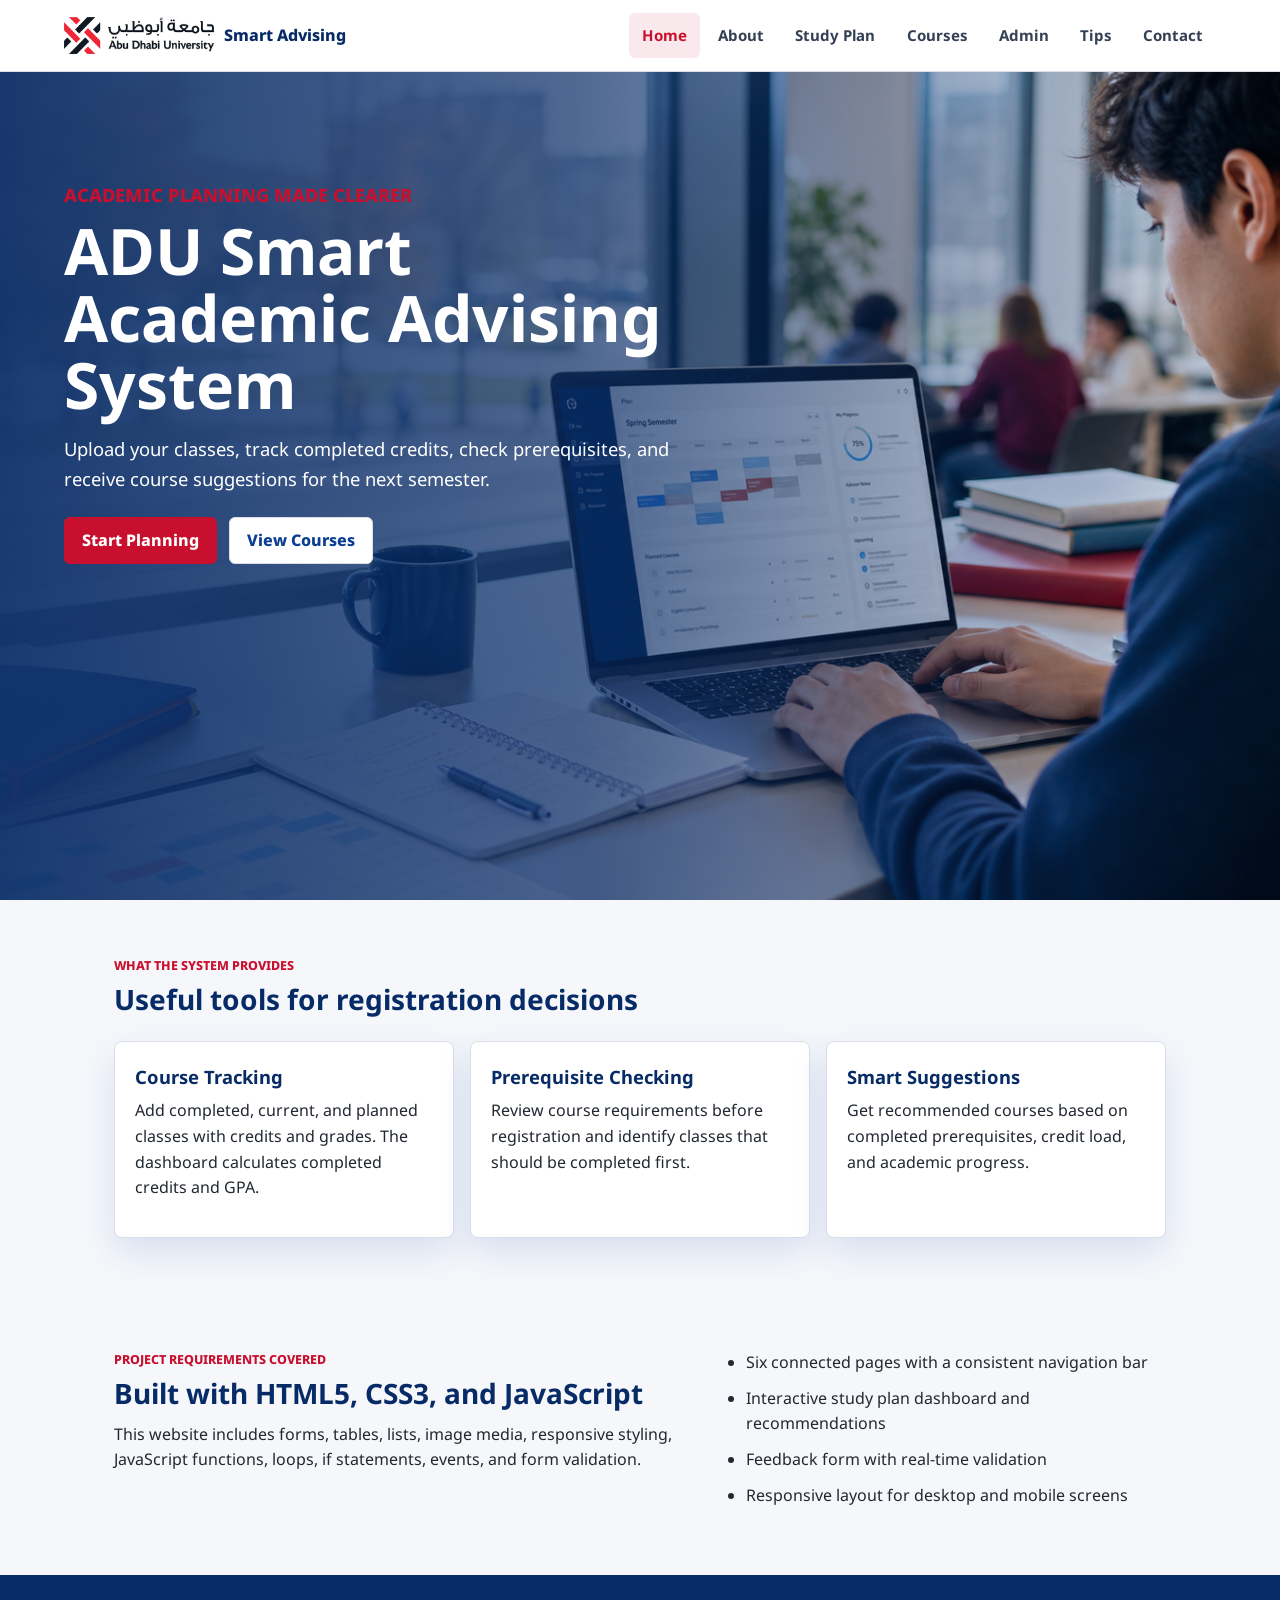
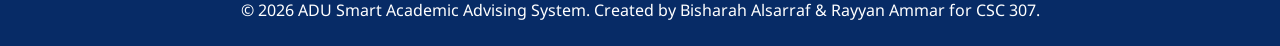
<file: webproject/index.html>
<!DOCTYPE html>
<html lang="en">
<head>
  <meta charset="UTF-8">
  <meta name="viewport" content="width=device-width, initial-scale=1.0">
  <title>ADU Smart Academic Advising System | Created by Bisharah Alsarraf & Rayyan Ammar </title>
  <link rel="preconnect" href="https://fonts.googleapis.com">
  <link rel="preconnect" href="https://fonts.gstatic.com" crossorigin>
  <link href="https://fonts.googleapis.com/css2?family=Noto+Sans:wght@400;600;700;800&display=swap" rel="stylesheet">
  <link rel="stylesheet" href="styles.css">
  <script src="script.js" defer></script>
</head>
<body data-page="home">
  <!-- Header and navigation created by Bisharah Alsarraf & Rayyan Ammar -->
  <header class="site-header">
    <a class="brand" href="index.html" aria-label="ADU Smart Academic Advising System home">
      <img class="brand-logo" src="assets/download.png" alt="Abu Dhabi University logo">
      <span>Smart Advising</span>
    </a>
    <button class="nav-toggle" type="button" aria-label="Open navigation" aria-expanded="false">Menu</button>
    <nav class="site-nav" aria-label="Main navigation">
      <a class="active" href="index.html">Home</a>
      <a href="about.html">About</a>
      <a href="study-plan.html">Study Plan</a>
      <a href="course-details.html">Courses</a>
      <a href="admin.html">Admin</a>
      <a href="tips.html">Tips</a>
      <a href="contact.html">Contact</a>
    </nav>
  </header>

  <main>
    <!-- Main hero section for the project home page -->
    <section class="hero">
      <img src="assets/academic-advising-hero.png" alt="Student planning university courses on a laptop">
      <div class="hero-overlay">
        <p class="eyebrow">Academic planning made clearer</p>
        <h1>ADU Smart Academic Advising System</h1>
        <p>Upload your classes, track completed credits, check prerequisites, and receive course suggestions for the next semester.</p>
        <div class="hero-actions">
          <a class="button primary" href="study-plan.html">Start Planning</a>
          <a class="button secondary" href="course-details.html">View Courses</a>
        </div>
      </div>
    </section>

    <!-- Website feature cards -->
    <section class="section">
      <div class="section-heading">
        <p class="eyebrow">What the system provides</p>
        <h2>Useful tools for registration decisions</h2>
      </div>
      <div class="feature-grid">
        <article class="feature-card">
          <h3>Course Tracking</h3>
          <p>Add completed, current, and planned classes with credits and grades. The dashboard calculates completed credits and GPA.</p>
        </article>
        <article class="feature-card">
          <h3>Prerequisite Checking</h3>
          <p>Review course requirements before registration and identify classes that should be completed first.</p>
        </article>
        <article class="feature-card">
          <h3>Smart Suggestions</h3>
          <p>Get recommended courses based on completed prerequisites, credit load, and academic progress.</p>
        </article>
      </div>
    </section>

    <!-- Simple checklist to show project requirements -->
    <section class="section split">
      <div>
        <p class="eyebrow">Project requirements covered</p>
        <h2>Built with HTML5, CSS3, and JavaScript</h2>
        <p>This website includes forms, tables, lists, image media, responsive styling, JavaScript functions, loops, if statements, events, and form validation.</p>
      </div>
      <ul class="check-list">
        <li>Six connected pages with a consistent navigation bar</li>
        <li>Interactive study plan dashboard and recommendations</li>
        <li>Feedback form with real-time validation</li>
        <li>Responsive layout for desktop and mobile screens</li>
      </ul>
    </section>
  </main>

  <footer class="site-footer">
    <p>&copy; 2026 ADU Smart Academic Advising System. Created by Bisharah Alsarraf & Rayyan Ammar for CSC 307.</p>
  </footer>
</body>
</html>
</file>
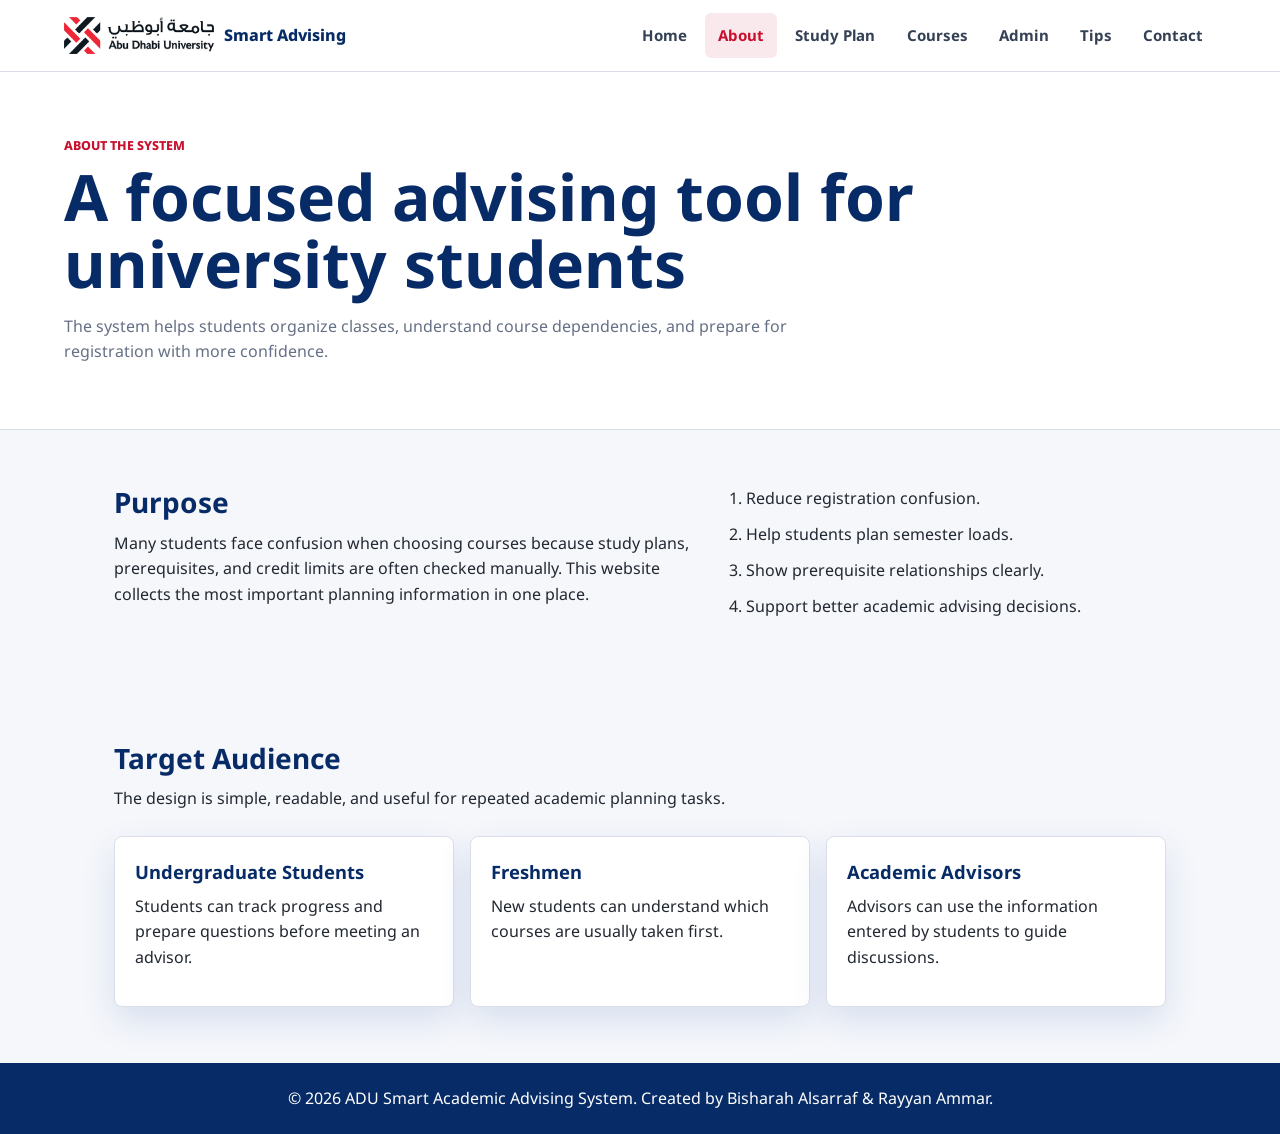
<file: webproject/about.html>
<!DOCTYPE html>
<html lang="en">
<head>
  <meta charset="UTF-8">
  <meta name="viewport" content="width=device-width, initial-scale=1.0">
  <title>About | Created by Bisharah Alsarraf & Rayyan Ammar </title>
  <link rel="preconnect" href="https://fonts.googleapis.com">
  <link rel="preconnect" href="https://fonts.gstatic.com" crossorigin>
  <link href="https://fonts.googleapis.com/css2?family=Noto+Sans:wght@400;600;700;800&display=swap" rel="stylesheet">
  <link rel="stylesheet" href="styles.css">
  <script src="script.js" defer></script>
</head>
<body data-page="about">
  <!-- Header and navigation created by Bisharah Alsarraf & Rayyan Ammar -->
  <header class="site-header">
    <a class="brand" href="index.html"><img class="brand-logo" src="assets/download.png" alt="Abu Dhabi University logo"><span>Smart Advising</span></a>
    <button class="nav-toggle" type="button" aria-label="Open navigation" aria-expanded="false">Menu</button>
    <nav class="site-nav" aria-label="Main navigation">
      <a href="index.html">Home</a>
      <a class="active" href="about.html">About</a>
      <a href="study-plan.html">Study Plan</a>
      <a href="course-details.html">Courses</a>
      <a href="admin.html">Admin</a>
      <a href="tips.html">Tips</a>
      <a href="contact.html">Contact</a>
    </nav>
  </header>

  <main class="page">
    <!-- About page introduction -->
    <section class="page-title">
      <p class="eyebrow">About the system</p>
      <h1>A focused advising tool for university students</h1>
      <p>The system helps students organize classes, understand course dependencies, and prepare for registration with more confidence.</p>
    </section>

    <!-- Purpose section -->
    <section class="section split">
      <div>
        <h2>Purpose</h2>
        <p>Many students face confusion when choosing courses because study plans, prerequisites, and credit limits are often checked manually. This website collects the most important planning information in one place.</p>
      </div>
      <ol class="number-list">
        <li>Reduce registration confusion.</li>
        <li>Help students plan semester loads.</li>
        <li>Show prerequisite relationships clearly.</li>
        <li>Support better academic advising decisions.</li>
      </ol>
    </section>

    <!-- Target audience cards -->
    <section class="section">
      <div class="section-heading">
        <h2>Target Audience</h2>
        <p>The design is simple, readable, and useful for repeated academic planning tasks.</p>
      </div>
      <div class="feature-grid compact">
        <article class="feature-card">
          <h3>Undergraduate Students</h3>
          <p>Students can track progress and prepare questions before meeting an advisor.</p>
        </article>
        <article class="feature-card">
          <h3>Freshmen</h3>
          <p>New students can understand which courses are usually taken first.</p>
        </article>
        <article class="feature-card">
          <h3>Academic Advisors</h3>
          <p>Advisors can use the information entered by students to guide discussions.</p>
        </article>
      </div>
    </section>
  </main>

  <footer class="site-footer">
    <p>&copy; 2026 ADU Smart Academic Advising System. Created by Bisharah Alsarraf & Rayyan Ammar.</p>
  </footer>
</body>
</html>
</file>
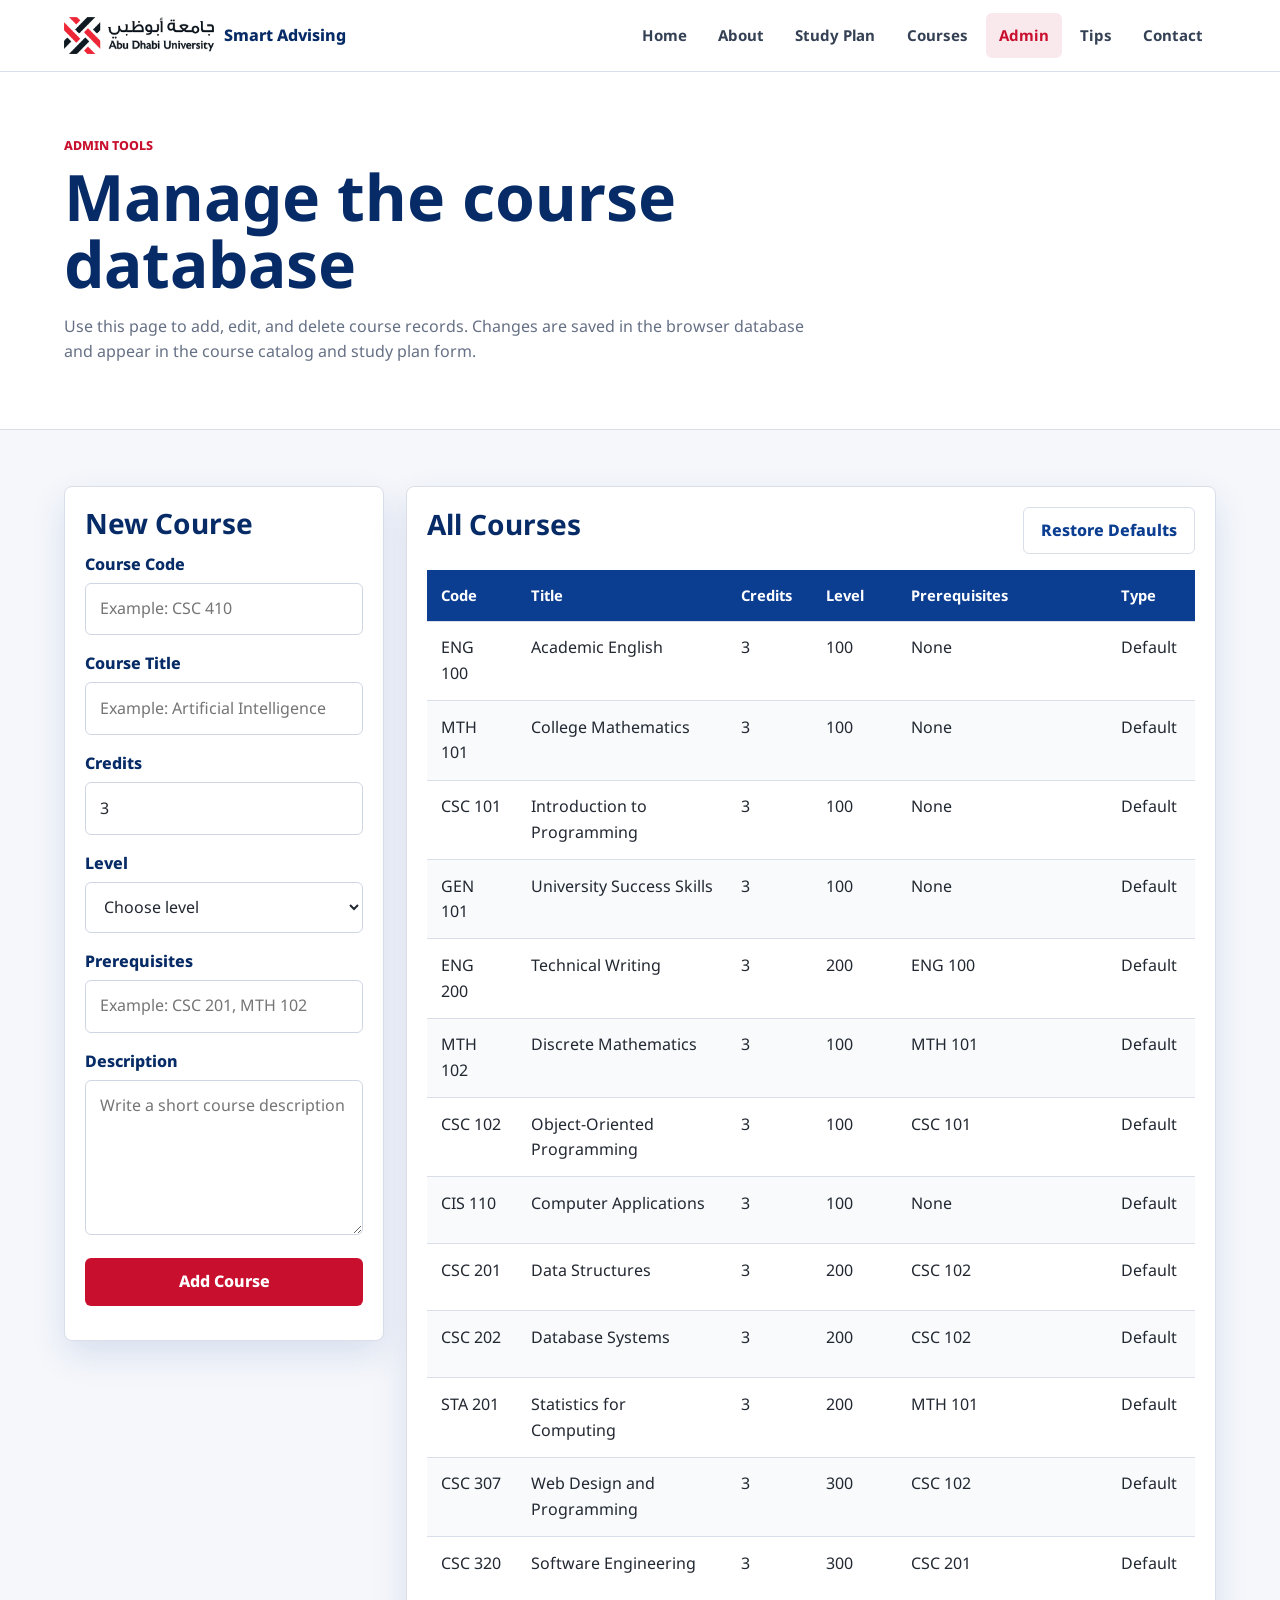
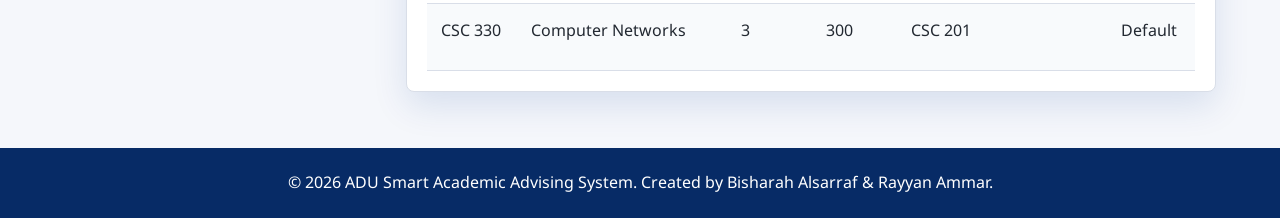
<file: webproject/admin.html>
<!DOCTYPE html>
<html lang="en">
<head>
  <meta charset="UTF-8">
  <meta name="viewport" content="width=device-width, initial-scale=1.0">
  <title>Admin | Created by Bisharah Alsarraf & Rayyan Ammar </title>
  <link rel="preconnect" href="https://fonts.googleapis.com">
  <link rel="preconnect" href="https://fonts.gstatic.com" crossorigin>
  <link href="https://fonts.googleapis.com/css2?family=Noto+Sans:wght@400;600;700;800&display=swap" rel="stylesheet">
  <link rel="stylesheet" href="styles.css">
  <script src="script.js" defer></script>
</head>
<body data-page="admin">
  <!-- Header and navigation created by Bisharah Alsarraf & Rayyan Ammar -->
  <header class="site-header">
    <a class="brand" href="index.html"><img class="brand-logo" src="assets/download.png" alt="Abu Dhabi University logo"><span>Smart Advising</span></a>
    <button class="nav-toggle" type="button" aria-label="Open navigation" aria-expanded="false">Menu</button>
    <nav class="site-nav" aria-label="Main navigation">
      <a href="index.html">Home</a>
      <a href="about.html">About</a>
      <a href="study-plan.html">Study Plan</a>
      <a href="course-details.html">Courses</a>
      <a class="active" href="admin.html">Admin</a>
      <a href="tips.html">Tips</a>
      <a href="contact.html">Contact</a>
    </nav>
  </header>

  <main class="page">
    <!-- Admin page title -->
    <section class="page-title">
      <p class="eyebrow">Admin tools</p>
      <h1>Manage the course database</h1>
      <p>Use this page to add, edit, and delete course records. Changes are saved in the browser database and appear in the course catalog and study plan form.</p>
    </section>

    <!-- Admin form and table for managing the course database -->
    <section class="section planner-layout">
      <form id="adminCourseForm" class="form-panel" novalidate>
        <h2 id="adminFormTitle">New Course</h2>
        <input id="adminOriginalCode" type="hidden">

        <label for="adminCode">Course Code</label>
        <input id="adminCode" type="text" placeholder="Example: CSC 410" required>

        <label for="adminTitle">Course Title</label>
        <input id="adminTitle" type="text" placeholder="Example: Artificial Intelligence" required>

        <label for="adminCredits">Credits</label>
        <input id="adminCredits" type="number" min="1" max="6" value="3" required>

        <label for="adminLevel">Level</label>
        <select id="adminLevel" required>
          <option value="">Choose level</option>
          <option value="100">100 level</option>
          <option value="200">200 level</option>
          <option value="300">300 level</option>
          <option value="400">400 level</option>
        </select>

        <label for="adminPrerequisites">Prerequisites</label>
        <input id="adminPrerequisites" type="text" placeholder="Example: CSC 201, MTH 102">

        <label for="adminDescription">Description</label>
        <textarea id="adminDescription" rows="5" placeholder="Write a short course description" required></textarea>

        <button id="adminSubmitButton" class="button primary full" type="submit">Add Course</button>
        <button id="cancelAdminEdit" class="button secondary full hidden" type="button">Cancel Edit</button>
        <p id="adminMessage" class="form-message" role="status"></p>
      </form>

      <div class="table-panel">
        <div class="panel-heading">
          <h2>All Courses</h2>
          <button id="restoreDefaultCourses" class="button secondary" type="button">Restore Defaults</button>
        </div>
        <div class="table-wrap">
          <table>
            <thead>
              <tr>
                <th>Code</th>
                <th>Title</th>
                <th>Credits</th>
                <th>Level</th>
                <th>Prerequisites</th>
                <th>Type</th>
                <th>Action</th>
              </tr>
            </thead>
            <tbody id="adminCourseList"></tbody>
          </table>
        </div>
      </div>
    </section>
  </main>

  <footer class="site-footer">
    <p>&copy; 2026 ADU Smart Academic Advising System. Created by Bisharah Alsarraf & Rayyan Ammar.</p>
  </footer>
</body>
</html>
</file>
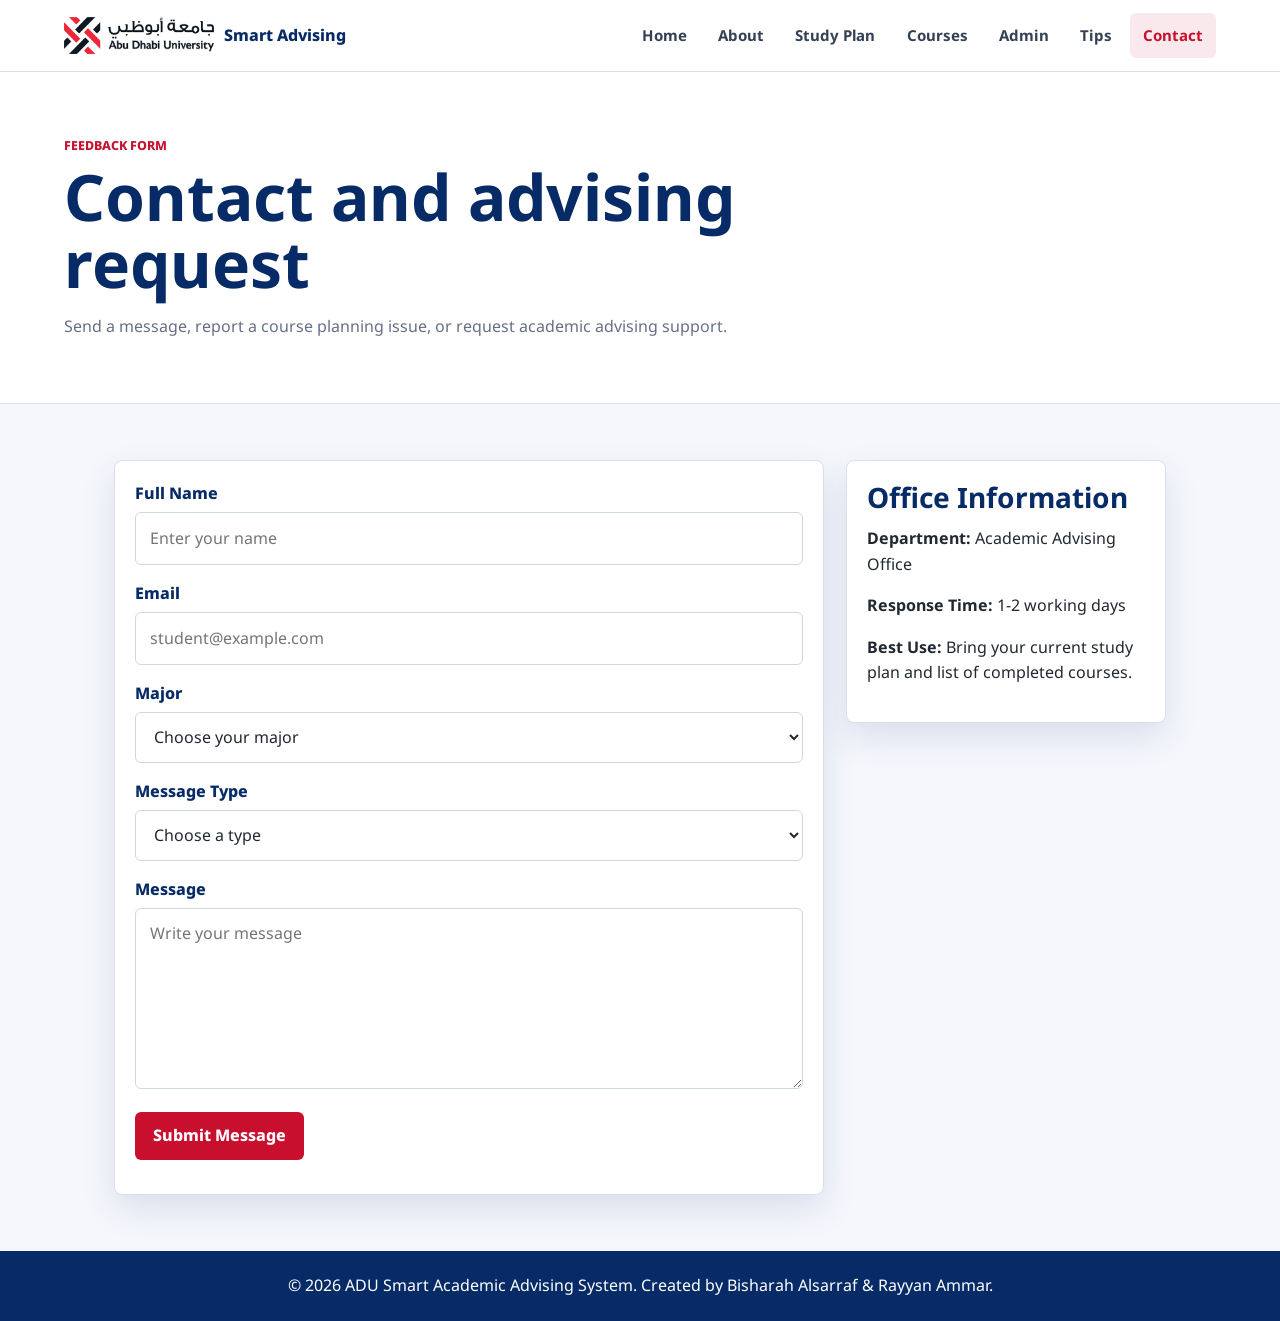
<file: webproject/contact.html>
<!DOCTYPE html>
<html lang="en">
<head>
  <meta charset="UTF-8">
  <meta name="viewport" content="width=device-width, initial-scale=1.0">
  <title>Contact | Created by Bisharah Alsarraf & Rayyan Ammar</title>
  <link rel="preconnect" href="https://fonts.googleapis.com">
  <link rel="preconnect" href="https://fonts.gstatic.com" crossorigin>
  <link href="https://fonts.googleapis.com/css2?family=Noto+Sans:wght@400;600;700;800&display=swap" rel="stylesheet">
  <link rel="stylesheet" href="styles.css">
  <script src="script.js" defer></script>
</head>
<body data-page="contact">
  <!-- Header and navigation -->
  <header class="site-header">
    <a class="brand" href="index.html"><img class="brand-logo" src="assets/download.png" alt="Abu Dhabi University logo"><span>Smart Advising</span></a>
    <button class="nav-toggle" type="button" aria-label="Open navigation" aria-expanded="false">Menu</button>
    <nav class="site-nav" aria-label="Main navigation">
      <a href="index.html">Home</a>
      <a href="about.html">About</a>
      <a href="study-plan.html">Study Plan</a>
      <a href="course-details.html">Courses</a>
      <a href="admin.html">Admin</a>
      <a href="tips.html">Tips</a>
      <a class="active" href="contact.html">Contact</a>
    </nav>
  </header>

  <main class="page">
    <!-- Contact page title -->
    <section class="page-title">
      <p class="eyebrow">Feedback form</p>
      <h1>Contact and advising request</h1>
      <p>Send a message, report a course planning issue, or request academic advising support.</p>
    </section>

    <!-- Feedback form with validation -->
    <section class="section contact-layout">
      <form id="contactForm" class="form-panel wide" novalidate>
        <label for="studentName">Full Name</label>
        <input id="studentName" type="text" placeholder="Enter your name" required>

        <label for="studentEmail">Email</label>
        <input id="studentEmail" type="email" placeholder="student@example.com" required>

        <label for="studentMajor">Major</label>
        <select id="studentMajor" required>
          <option value="">Choose your major</option>
          <option>Computer Science</option>
          <option>Cybersecurity</option>
          <option>Information Technology</option>
          <option>Software Engineering</option>
        </select>

        <label for="messageType">Message Type</label>
        <select id="messageType" required>
          <option value="">Choose a type</option>
          <option>Advising Question</option>
          <option>Course Issue</option>
          <option>Feedback</option>
        </select>

        <label for="studentMessage">Message</label>
        <textarea id="studentMessage" rows="6" placeholder="Write your message" required></textarea>

        <button class="button primary" type="submit">Submit Message</button>
        <p id="contactMessage" class="form-message" role="status"></p>
      </form>

      <aside class="contact-card">
        <h2>Office Information</h2>
        <p><strong>Department:</strong> Academic Advising Office</p>
        <p><strong>Response Time:</strong> 1-2 working days</p>
        <p><strong>Best Use:</strong> Bring your current study plan and list of completed courses.</p>
      </aside>
    </section>
  </main>

  <footer class="site-footer">
    <p>&copy; 2026 ADU Smart Academic Advising System. Created by Bisharah Alsarraf & Rayyan Ammar.</p>
  </footer>
</body>
</html>
</file>
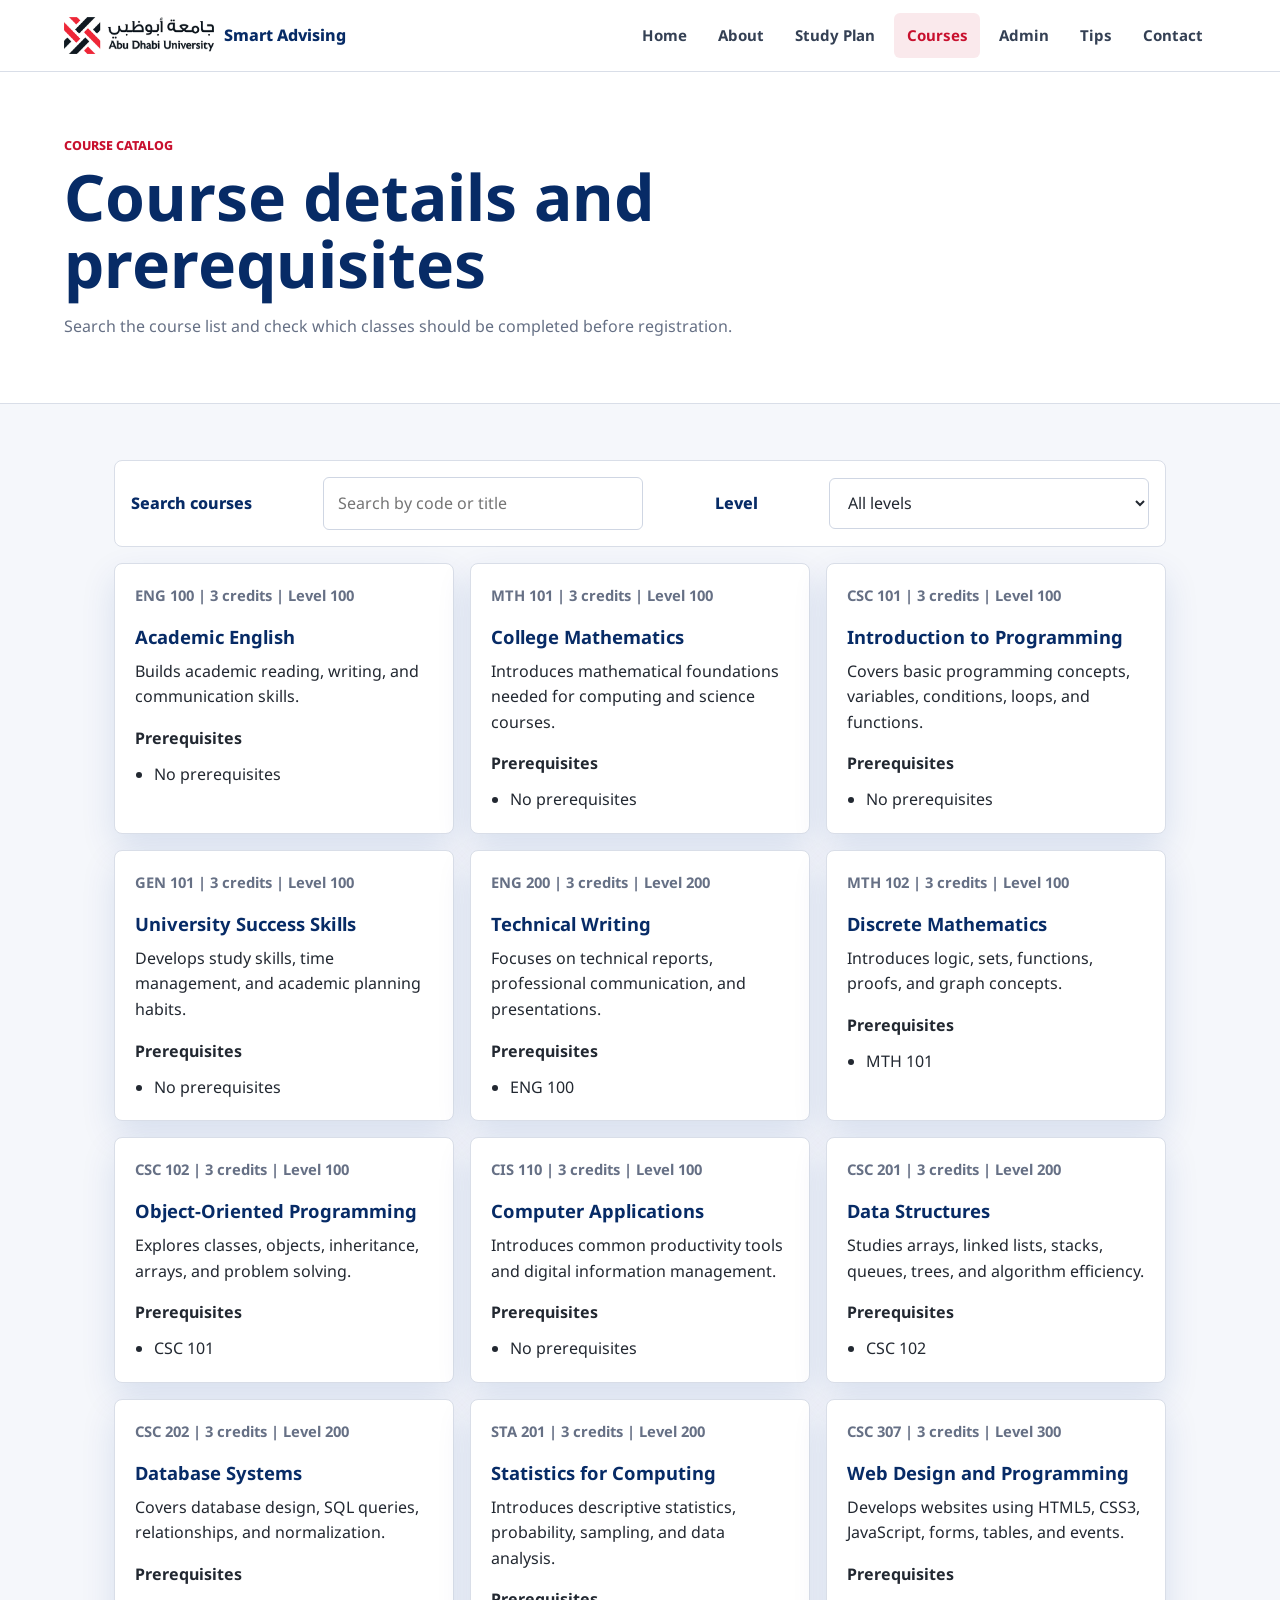
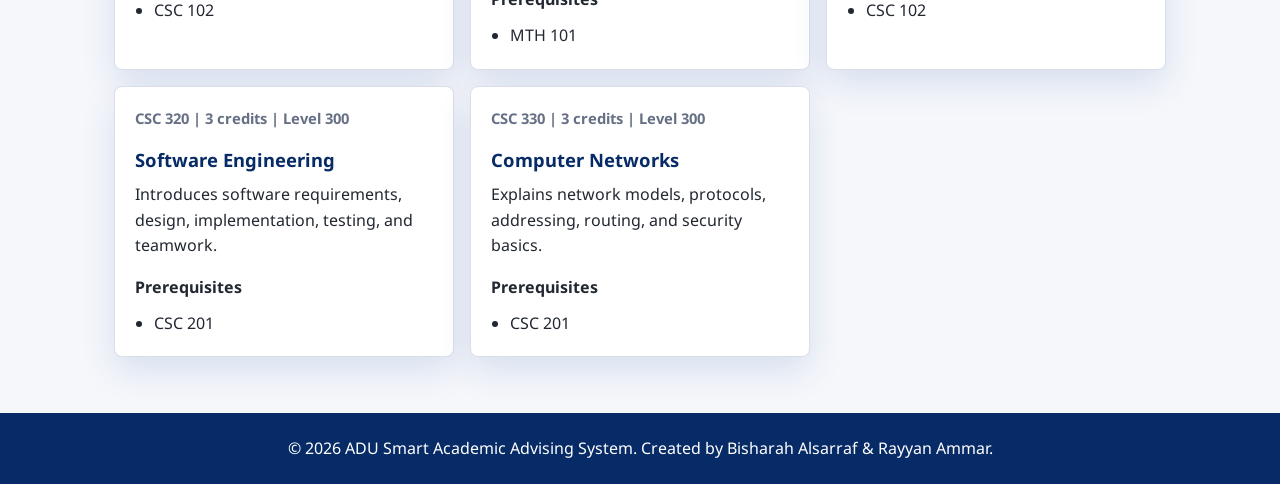
<file: webproject/course-details.html>
<!DOCTYPE html>
<html lang="en">
<head>
  <meta charset="UTF-8">
  <meta name="viewport" content="width=device-width, initial-scale=1.0">
  <title>Course Details | Created by Bisharah Alsarraf & Rayyan Ammar</title>
  <link rel="preconnect" href="https://fonts.googleapis.com">
  <link rel="preconnect" href="https://fonts.gstatic.com" crossorigin>
  <link href="https://fonts.googleapis.com/css2?family=Noto+Sans:wght@400;600;700;800&display=swap" rel="stylesheet">
  <link rel="stylesheet" href="styles.css">
  <script src="script.js" defer></script>
</head>
<body data-page="courses">
  <!-- Header and navigation created by Bisharah Alsarraf & Rayyan Ammar -->
  <header class="site-header">
    <a class="brand" href="index.html"><img class="brand-logo" src="assets/download.png" alt="Abu Dhabi University logo"><span>Smart Advising</span></a>
    <button class="nav-toggle" type="button" aria-label="Open navigation" aria-expanded="false">Menu</button>
    <nav class="site-nav" aria-label="Main navigation">
      <a href="index.html">Home</a>
      <a href="about.html">About</a>
      <a href="study-plan.html">Study Plan</a>
      <a class="active" href="course-details.html">Courses</a>
      <a href="admin.html">Admin</a>
      <a href="tips.html">Tips</a>
      <a href="contact.html">Contact</a>
    </nav>
  </header>

  <main class="page">
    <!-- Course catalog page title -->
    <section class="page-title">
      <p class="eyebrow">Course catalog</p>
      <h1>Course details and prerequisites</h1>
      <p>Search the course list and check which classes should be completed before registration.</p>
    </section>

    <!-- Search and filter controls for courses -->
    <section class="section">
      <div class="filter-bar">
        <label for="courseSearch">Search courses</label>
        <input id="courseSearch" type="search" placeholder="Search by code or title">
        <label for="levelFilter">Level</label>
        <select id="levelFilter">
          <option value="all">All levels</option>
          <option value="100">100 level</option>
          <option value="200">200 level</option>
          <option value="300">300 level</option>
          <option value="400">400 level</option>
        </select>
      </div>
      <div id="courseCatalog" class="course-grid"></div>
    </section>
  </main>

  <footer class="site-footer">
    <p>&copy; 2026 ADU Smart Academic Advising System. Created by Bisharah Alsarraf & Rayyan Ammar.</p>
  </footer>
</body>
</html>
</file>
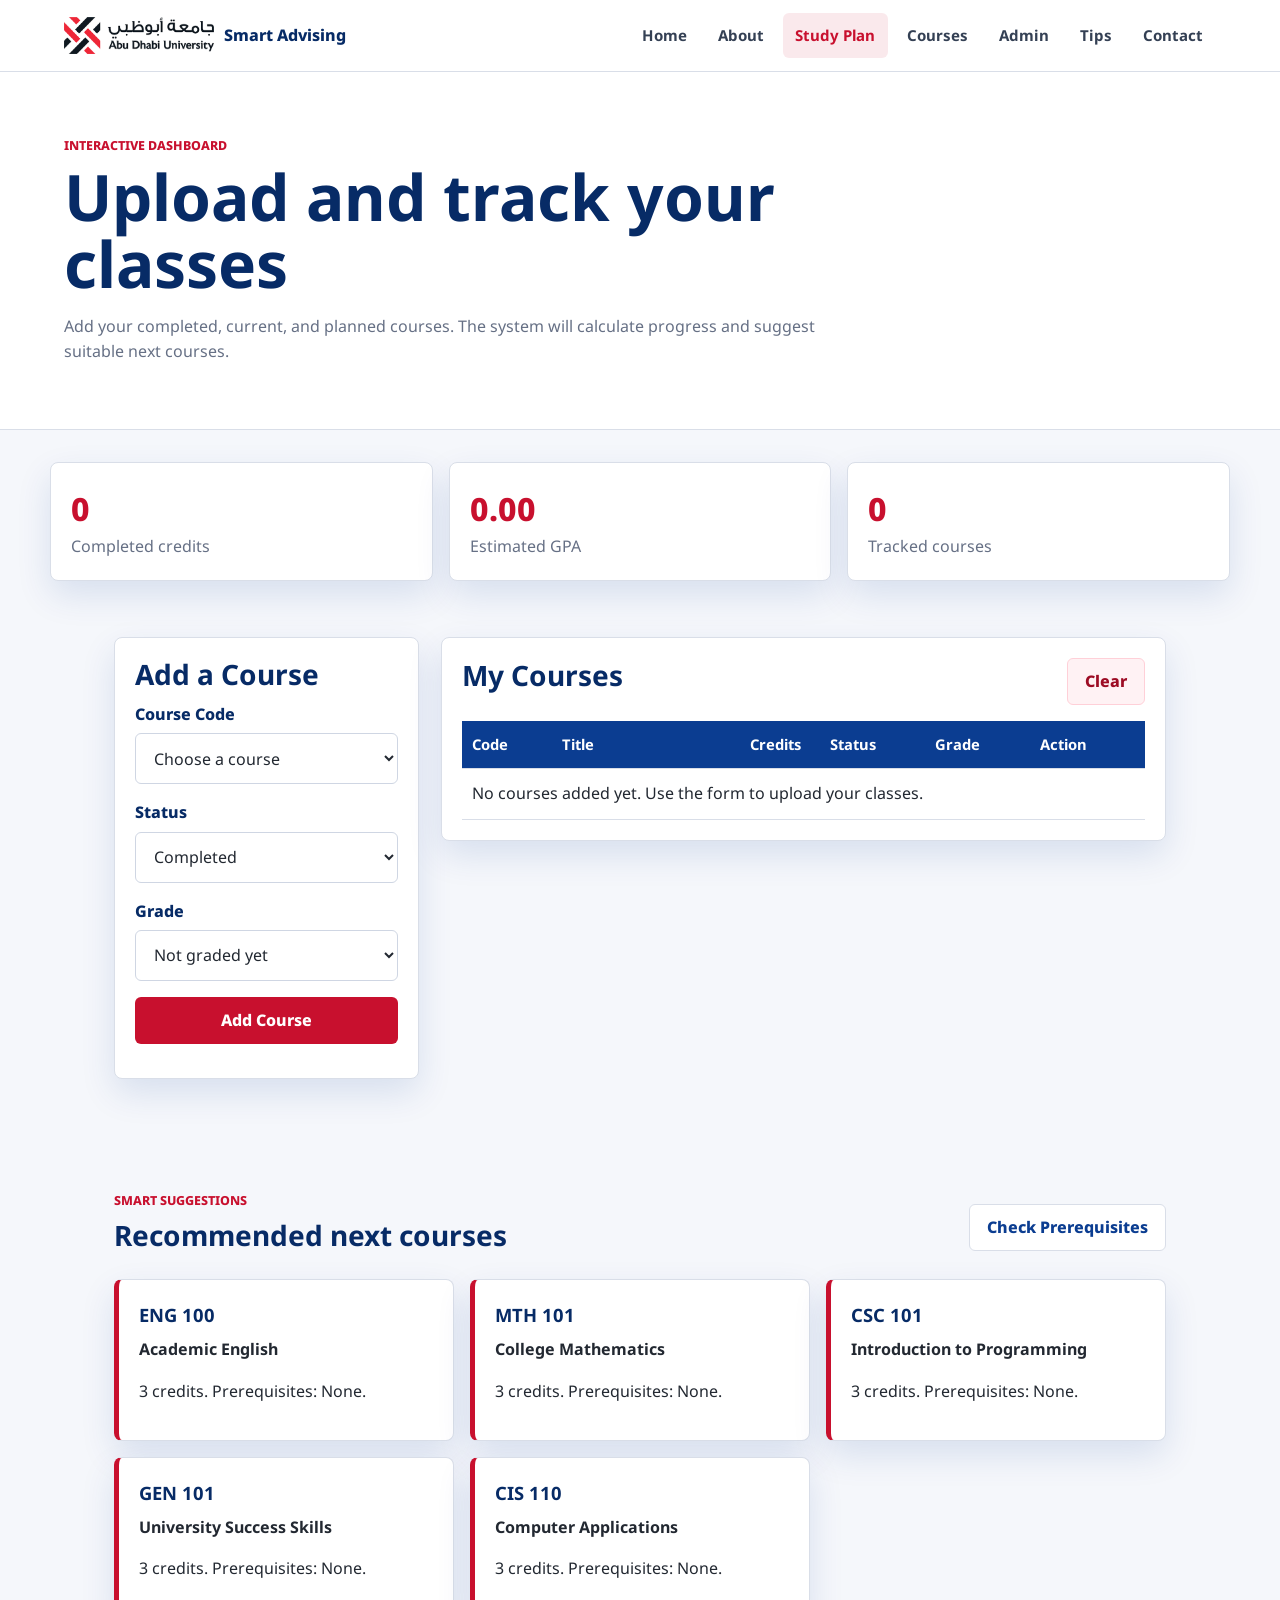
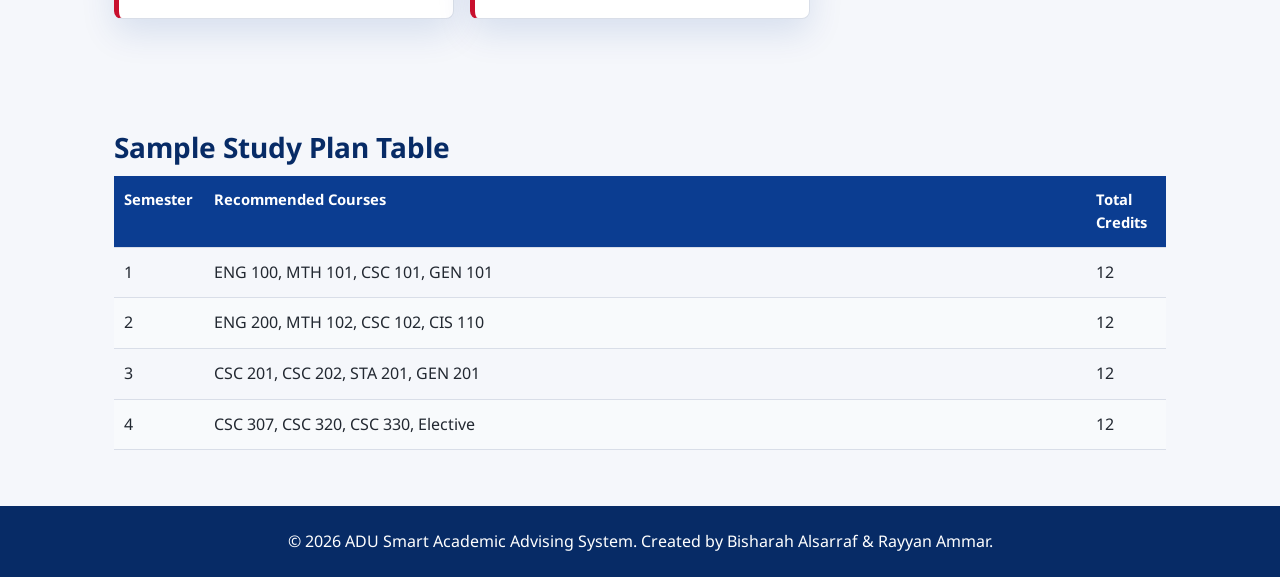
<file: webproject/study-plan.html>
<!DOCTYPE html>
<html lang="en">
<head>
  <meta charset="UTF-8">
  <meta name="viewport" content="width=device-width, initial-scale=1.0">
  <title>Study Plan | Created by Bisharah Alsarraf & Rayyan Ammar </title>
  <link rel="preconnect" href="https://fonts.googleapis.com">
  <link rel="preconnect" href="https://fonts.gstatic.com" crossorigin>
  <link href="https://fonts.googleapis.com/css2?family=Noto+Sans:wght@400;600;700;800&display=swap" rel="stylesheet">
  <link rel="stylesheet" href="styles.css">
  <script src="script.js" defer></script>
</head>
<body data-page="study-plan">
  <!-- Header and navigation created by Bisharah Alsarraf & Rayyan Ammar -->
  <header class="site-header">
    <a class="brand" href="index.html"><img class="brand-logo" src="assets/download.png" alt="Abu Dhabi University logo"><span>Smart Advising</span></a>
    <button class="nav-toggle" type="button" aria-label="Open navigation" aria-expanded="false">Menu</button>
    <nav class="site-nav" aria-label="Main navigation">
      <a href="index.html">Home</a>
      <a href="about.html">About</a>
      <a class="active" href="study-plan.html">Study Plan</a>
      <a href="course-details.html">Courses</a>
      <a href="admin.html">Admin</a>
      <a href="tips.html">Tips</a>
      <a href="contact.html">Contact</a>
    </nav>
  </header>

  <main class="page">
    <!-- Page title for the student course tracker -->
    <section class="page-title">
      <p class="eyebrow">Interactive dashboard</p>
      <h1>Upload and track your classes</h1>
      <p>Add your completed, current, and planned courses. The system will calculate progress and suggest suitable next courses.</p>
    </section>

    <!-- Student progress summary cards -->
    <section class="stats-grid" aria-label="Academic progress summary">
      <div class="stat">
        <span id="totalCredits">0</span>
        <p>Completed credits</p>
      </div>
      <div class="stat">
        <span id="gpaValue">0.00</span>
        <p>Estimated GPA</p>
      </div>
      <div class="stat">
        <span id="courseCount">0</span>
        <p>Tracked courses</p>
      </div>
    </section>

    <!-- Form and table for uploading student classes -->
    <section class="section planner-layout">
      <form id="courseForm" class="form-panel" novalidate>
        <h2>Add a Course</h2>
        <label for="courseCode">Course Code</label>
        <select id="courseCode" required>
          <option value="">Choose a course</option>
        </select>

        <label for="courseStatus">Status</label>
        <select id="courseStatus" required>
          <option value="completed">Completed</option>
          <option value="current">Current</option>
          <option value="planned">Planned</option>
        </select>

        <label for="courseGrade">Grade</label>
        <select id="courseGrade">
          <option value="">Not graded yet</option>
          <option value="4">A</option>
          <option value="3.5">B+</option>
          <option value="3">B</option>
          <option value="2.5">C+</option>
          <option value="2">C</option>
          <option value="1.5">D+</option>
          <option value="1">D</option>
          <option value="0">F</option>
        </select>

        <button class="button primary full" type="submit">Add Course</button>
        <p id="courseMessage" class="form-message" role="status"></p>
      </form>

      <div class="table-panel">
        <div class="panel-heading">
          <h2>My Courses</h2>
          <button id="clearCourses" class="button danger" type="button">Clear</button>
        </div>
        <div class="table-wrap">
          <table>
            <thead>
              <tr>
                <th>Code</th>
                <th>Title</th>
                <th>Credits</th>
                <th>Status</th>
                <th>Grade</th>
                <th>Action</th>
              </tr>
            </thead>
            <tbody id="studentCourses"></tbody>
          </table>
        </div>
      </div>
    </section>

    <!-- JavaScript creates course recommendations here -->
    <section class="section">
      <div class="panel-heading">
        <div>
          <p class="eyebrow">Smart suggestions</p>
          <h2>Recommended next courses</h2>
        </div>
        <a class="button secondary" href="course-details.html">Check Prerequisites</a>
      </div>
      <div id="recommendations" class="recommendation-grid"></div>
    </section>

    <!-- Simple sample study plan table for the project requirement -->
    <section class="section">
      <h2>Sample Study Plan Table</h2>
      <div class="table-wrap">
        <table>
          <thead>
            <tr>
              <th>Semester</th>
              <th>Recommended Courses</th>
              <th>Total Credits</th>
            </tr>
          </thead>
          <tbody>
            <tr><td>1</td><td>ENG 100, MTH 101, CSC 101, GEN 101</td><td>12</td></tr>
            <tr><td>2</td><td>ENG 200, MTH 102, CSC 102, CIS 110</td><td>12</td></tr>
            <tr><td>3</td><td>CSC 201, CSC 202, STA 201, GEN 201</td><td>12</td></tr>
            <tr><td>4</td><td>CSC 307, CSC 320, CSC 330, Elective</td><td>12</td></tr>
          </tbody>
        </table>
      </div>
    </section>
  </main>

  <footer class="site-footer">
    <p>&copy; 2026 ADU Smart Academic Advising System. Created by Bisharah Alsarraf & Rayyan Ammar.</p>
  </footer>
</body>
</html>
</file>
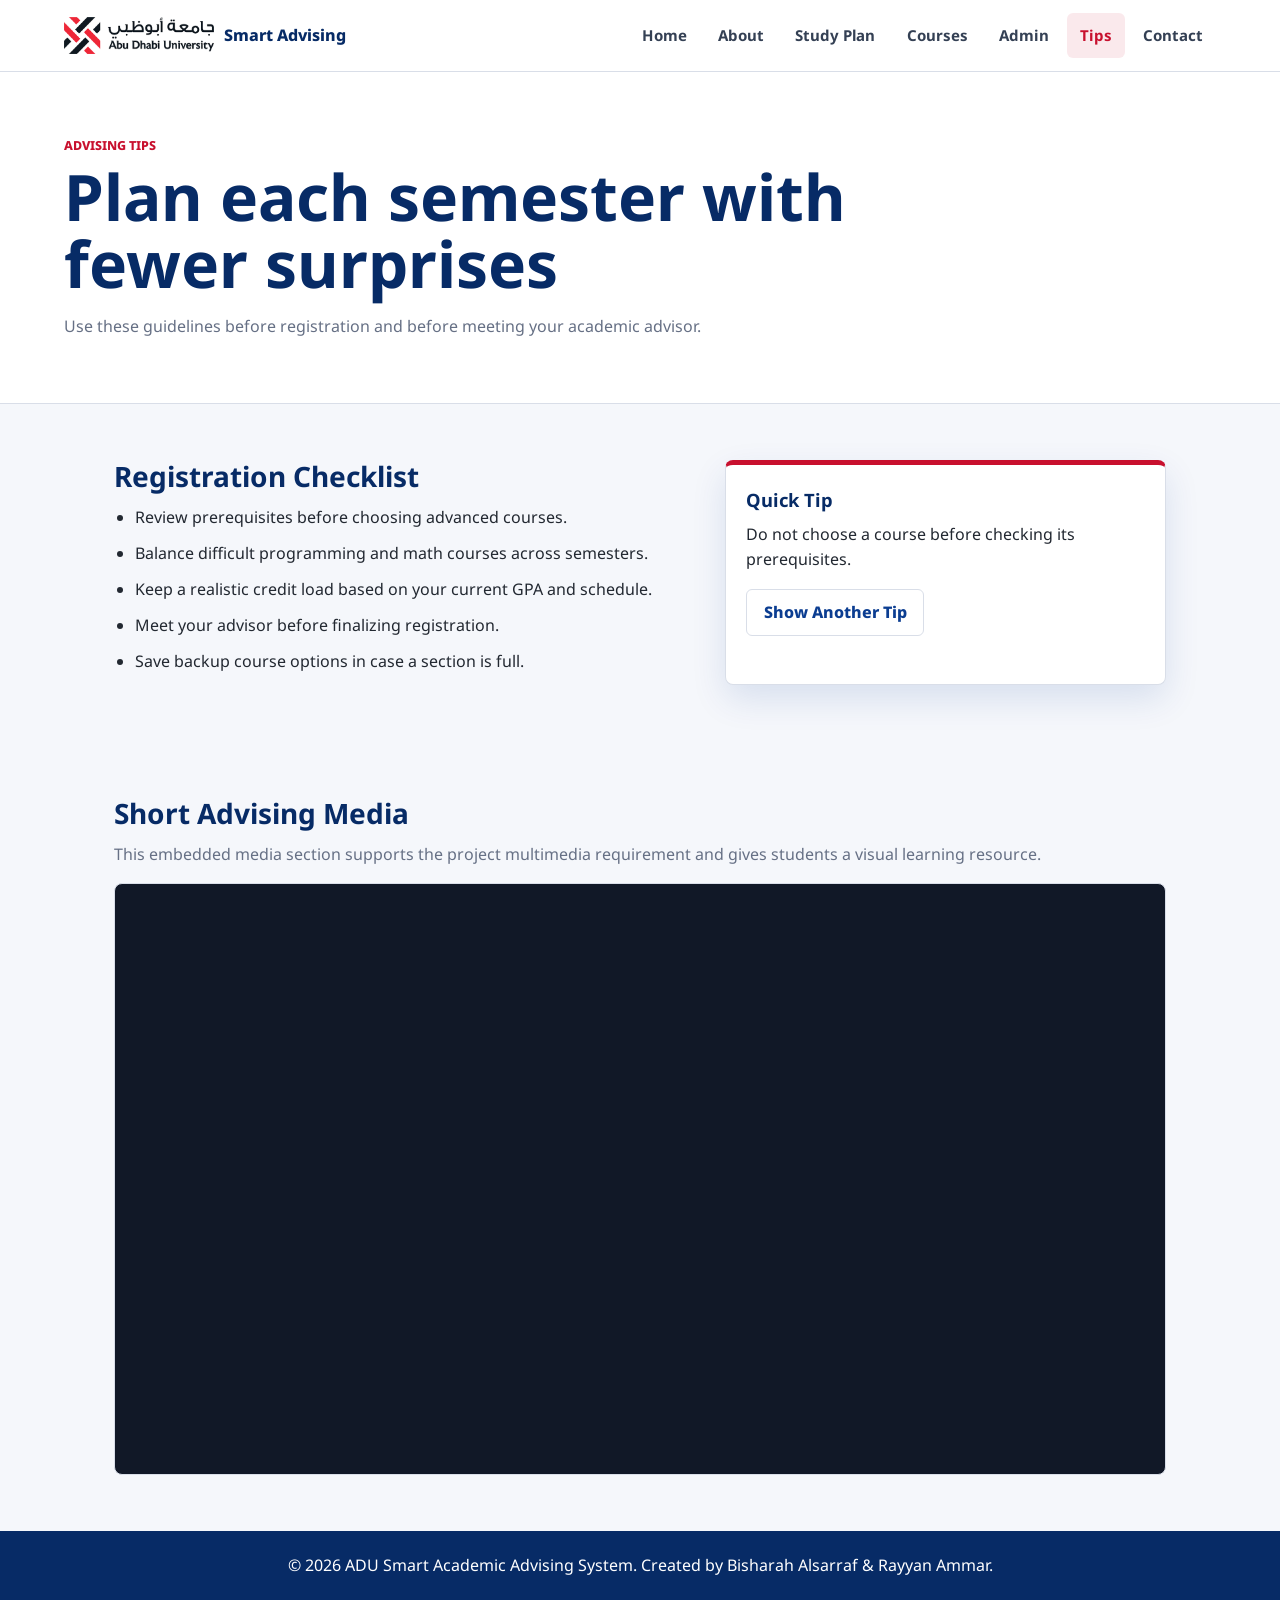
<file: webproject/tips.html>
<!DOCTYPE html>
<html lang="en">
<head>
  <meta charset="UTF-8">
  <meta name="viewport" content="width=device-width, initial-scale=1.0">
  <title>Advising Tips | Created by Bisharah Alsarraf & Rayyan Ammar </title>
  <link rel="preconnect" href="https://fonts.googleapis.com">
  <link rel="preconnect" href="https://fonts.gstatic.com" crossorigin>
  <link href="https://fonts.googleapis.com/css2?family=Noto+Sans:wght@400;600;700;800&display=swap" rel="stylesheet">
  <link rel="stylesheet" href="styles.css">
  <script src="script.js" defer></script>
</head>
<body data-page="tips">
  <!-- Header and navigation created by Bisharah Alsarraf & Rayyan Ammar -->
  <header class="site-header">
    <a class="brand" href="index.html"><img class="brand-logo" src="assets/download.png" alt="Abu Dhabi University logo"><span>Smart Advising</span></a>
    <button class="nav-toggle" type="button" aria-label="Open navigation" aria-expanded="false">Menu</button>
    <nav class="site-nav" aria-label="Main navigation">
      <a href="index.html">Home</a>
      <a href="about.html">About</a>
      <a href="study-plan.html">Study Plan</a>
      <a href="course-details.html">Courses</a>
      <a href="admin.html">Admin</a>
      <a class="active" href="tips.html">Tips</a>
      <a href="contact.html">Contact</a>
    </nav>
  </header>

  <main class="page">
    <!-- Advising tips page title -->
    <section class="page-title">
      <p class="eyebrow">Advising tips</p>
      <h1>Plan each semester with fewer surprises</h1>
      <p>Use these guidelines before registration and before meeting your academic advisor.</p>
    </section>

    <!-- Tips checklist and random tip box -->
    <section class="section split">
      <div>
        <h2>Registration Checklist</h2>
        <ul class="check-list">
          <li>Review prerequisites before choosing advanced courses.</li>
          <li>Balance difficult programming and math courses across semesters.</li>
          <li>Keep a realistic credit load based on your current GPA and schedule.</li>
          <li>Meet your advisor before finalizing registration.</li>
          <li>Save backup course options in case a section is full.</li>
        </ul>
      </div>
      <aside class="tip-box">
        <h3>Quick Tip</h3>
        <p id="rotatingTip">Loading tip...</p>
        <button id="newTip" class="button secondary" type="button">Show Another Tip</button>
      </aside>
    </section>

    <!-- Multimedia section for the project requirement -->
    <section class="section">
      <h2>Short Advising Media</h2>
      <p class="muted">This embedded media section supports the project multimedia requirement and gives students a visual learning resource.</p>
      <div class="media-frame">
        <iframe width="560" height="315" src="https://www.youtube.com/embed/Sr_iklCZKho?si=NnarXY3g3cQSYw1R" title="YouTube video player" frameborder="0" allow="accelerometer; autoplay; clipboard-write; encrypted-media; gyroscope; picture-in-picture; web-share" referrerpolicy="strict-origin-when-cross-origin" allowfullscreen></iframe>
      </div>
    </section>
  </main>

  <footer class="site-footer">
    <p>&copy; 2026 ADU Smart Academic Advising System. Created by Bisharah Alsarraf & Rayyan Ammar.</p>
  </footer>
</body>
</html>
</file>
<file: webproject/styles.css>
/* Main style sheet for Bisharah Alsarraf's CSC 307 advising project */

/* Color variables used across the website */
:root {
  --blue: #0b3d91;
  --blue-dark: #072b66;
  --red: #c8102e;
  --red-dark: #9d0c24;
  --ink: #222831;
  --muted: #667085;
  --line: #d9dee8;
  --soft: #f5f7fb;
  --white: #ffffff;
  --shadow: 0 14px 35px rgba(11, 61, 145, 0.12);
}

/* Reset spacing and sizing so the layout is easier to control */
* {
  box-sizing: border-box;
}

/* General page style */
body {
  margin: 0;
  background: var(--soft);
  color: var(--ink);
  font-family: "Noto Sans", Arial, sans-serif;
  font-size: 16px;
  line-height: 1.6;
}

img,
iframe {
  max-width: 100%;
}

a {
  color: inherit;
  text-decoration: none;
}

h1,
h2,
h3,
p {
  margin-top: 0;
}

h1 {
  font-size: clamp(2.1rem, 5vw, 4.7rem);
  line-height: 1.05;
  margin-bottom: 1rem;
}

h2 {
  color: var(--blue-dark);
  font-size: 1.75rem;
  line-height: 1.2;
  margin-bottom: 0.7rem;
}

h3 {
  color: var(--blue-dark);
  font-size: 1.15rem;
  margin-bottom: 0.45rem;
}

/* Main header and navigation */
.site-header {
  align-items: center;
  background: var(--white);
  border-bottom: 1px solid var(--line);
  display: flex;
  gap: 1rem;
  justify-content: space-between;
  min-height: 72px;
  padding: 0 5vw;
  position: sticky;
  top: 0;
  z-index: 10;
}

/* ADU logo and project name */
.brand {
  align-items: center;
  color: var(--blue-dark);
  display: flex;
  font-weight: 800;
  gap: 0.65rem;
  letter-spacing: 0;
}

.brand-mark {
  align-items: center;
  background: var(--blue);
  color: var(--white);
  display: inline-flex;
  height: 42px;
  justify-content: center;
  width: 42px;
}

.brand-logo {
  display: block;
  height: 46px;
  object-fit: contain;
  width: 150px;
}

.site-nav {
  align-items: center;
  display: flex;
  gap: 0.35rem;
}

.site-nav a {
  border-radius: 6px;
  color: #344054;
  font-size: 0.94rem;
  font-weight: 700;
  padding: 0.65rem 0.8rem;
}

.site-nav a:hover,
.site-nav a.active {
  background: rgba(200, 16, 46, 0.09);
  color: var(--red);
}

.nav-toggle {
  background: var(--blue);
  border: 0;
  color: var(--white);
  cursor: pointer;
  display: none;
  font: inherit;
  font-weight: 700;
  padding: 0.55rem 0.8rem;
}

/* Home page hero image section */
.hero {
  min-height: calc(100vh - 72px);
  overflow: hidden;
  position: relative;
}

.hero img {
  height: 100%;
  left: 0;
  object-fit: cover;
  position: absolute;
  top: 0;
  width: 100%;
}

.hero::after {
  background: linear-gradient(90deg, rgba(7, 43, 102, 0.92) 0%, rgba(7, 43, 102, 0.7) 45%, rgba(7, 43, 102, 0.08) 100%);
  content: "";
  inset: 0;
  position: absolute;
}

.hero-overlay {
  color: var(--white);
  max-width: 760px;
  padding: 12vh 5vw 18vh;
  position: relative;
  z-index: 1;
}

.hero-overlay p {
  font-size: 1.15rem;
  max-width: 650px;
}

.hero-actions {
  display: flex;
  flex-wrap: wrap;
  gap: 0.8rem;
  margin-top: 1.5rem;
}

/* Shared button design */
.button {
  border: 1px solid transparent;
  border-radius: 6px;
  cursor: pointer;
  display: inline-flex;
  font: inherit;
  font-weight: 800;
  justify-content: center;
  line-height: 1.2;
  padding: 0.82rem 1.05rem;
  text-align: center;
}

.button.primary {
  background: var(--red);
  color: var(--white);
}

.button.primary:hover {
  background: var(--red-dark);
}

.button.secondary {
  background: var(--white);
  border-color: var(--line);
  color: var(--blue);
}

.button.secondary:hover {
  border-color: var(--blue);
}

.button.danger {
  background: #fff2f4;
  border-color: #ffd0d8;
  color: var(--red-dark);
}

.button.full {
  width: 100%;
}

/* Main page sections */
.section {
  margin: 0 auto;
  max-width: 1180px;
  padding: 3.5rem 5vw;
}

.page {
  margin: 0;
  max-width: none;
  padding: 0;
}

/* Title area at the top of inside pages */
.page-title {
  background: var(--white);
  border-bottom: 1px solid var(--line);
  margin: 0 calc(50% - 50vw);
  padding: 4rem max(5vw, calc((100vw - 1180px) / 2)) 3rem;
}

.page-title h1 {
  color: var(--blue-dark);
  max-width: 900px;
}

.page-title p:last-child {
  color: var(--muted);
  max-width: 760px;
}

.eyebrow {
  color: var(--red);
  font-size: 0.78rem;
  font-weight: 800;
  letter-spacing: 0;
  margin-bottom: 0.45rem;
  text-transform: uppercase;
}

.section-heading {
  max-width: 760px;
  margin-bottom: 1.5rem;
}

.feature-grid,
.stats-grid,
.recommendation-grid,
.course-grid {
  display: grid;
  gap: 1rem;
  grid-template-columns: repeat(3, minmax(0, 1fr));
}

.feature-grid.compact {
  grid-template-columns: repeat(3, minmax(0, 1fr));
}

/* Cards and panels used in different pages */
.feature-card,
.stat,
.form-panel,
.table-panel,
.tip-box,
.contact-card,
.course-card,
.recommendation-card {
  background: var(--white);
  border: 1px solid var(--line);
  border-radius: 8px;
  box-shadow: var(--shadow);
  padding: 1.25rem;
}

/* Two-column layouts used for forms and content */
.split,
.planner-layout,
.contact-layout {
  display: grid;
  gap: 1.4rem;
  grid-template-columns: minmax(0, 1fr) minmax(300px, 0.75fr);
}

.planner-layout {
  align-items: start;
  grid-template-columns: minmax(280px, 0.42fr) minmax(0, 1fr);
}

.contact-layout {
  align-items: start;
  grid-template-columns: minmax(0, 1fr) minmax(280px, 0.45fr);
}

.check-list,
.number-list {
  margin: 0;
  padding-left: 1.3rem;
}

.check-list li,
.number-list li {
  margin-bottom: 0.65rem;
}

.stats-grid {
  padding-top: 2rem;
  padding-bottom: 0;
  margin-left: auto;
  margin-right: auto;
  max-width: 1180px;
}

.stat span {
  color: var(--red);
  display: block;
  font-size: 2rem;
  font-weight: 800;
}

.stat p {
  color: var(--muted);
  margin-bottom: 0;
}

/* Forms */
label {
  color: var(--blue-dark);
  display: block;
  font-weight: 800;
  margin-bottom: 0.35rem;
}

input,
select,
textarea {
  background: var(--white);
  border: 1px solid #cfd6e3;
  border-radius: 6px;
  color: var(--ink);
  font: inherit;
  margin-bottom: 1rem;
  padding: 0.78rem 0.85rem;
  width: 100%;
}

textarea {
  resize: vertical;
}

input:focus,
select:focus,
textarea:focus {
  border-color: var(--blue);
  outline: 3px solid rgba(11, 61, 145, 0.16);
}

.form-message {
  font-weight: 700;
  margin: 0.9rem 0 0;
}

.form-message.success {
  color: #067647;
}

.form-message.error {
  color: var(--red-dark);
}

.panel-heading,
.filter-bar {
  align-items: center;
  display: flex;
  flex-wrap: wrap;
  gap: 0.8rem;
  justify-content: space-between;
  margin-bottom: 1rem;
}

.filter-bar {
  background: var(--white);
  border: 1px solid var(--line);
  border-radius: 8px;
  padding: 1rem;
}

.filter-bar label {
  margin-bottom: 0;
}

.filter-bar input,
.filter-bar select {
  margin-bottom: 0;
  max-width: 320px;
}

/* Tables */
.table-wrap {
  overflow-x: auto;
  width: 100%;
}

table {
  border-collapse: collapse;
  width: 100%;
}

th,
td {
  border-bottom: 1px solid var(--line);
  padding: 0.85rem;
  text-align: left;
  vertical-align: top;
}

th {
  background: var(--blue);
  color: var(--white);
  font-size: 0.92rem;
}

tr:nth-child(even) td {
  background: #f8fafc;
}

/* Course status labels */
.status-pill {
  border-radius: 999px;
  display: inline-block;
  font-size: 0.8rem;
  font-weight: 800;
  padding: 0.2rem 0.6rem;
  text-transform: capitalize;
}

.status-completed {
  background: #e7f8ef;
  color: #067647;
}

.status-current {
  background: #eff6ff;
  color: var(--blue);
}

.status-planned {
  background: #fff2f4;
  color: var(--red-dark);
}

/* Course and recommendation cards */
.course-card ul {
  margin: 0.65rem 0 0;
  padding-left: 1.2rem;
}

.course-meta {
  color: var(--muted);
  font-size: 0.92rem;
  font-weight: 700;
}

.recommendation-card {
  border-left: 5px solid var(--red);
}

.tip-box {
  border-top: 5px solid var(--red);
}

.media-frame {
  aspect-ratio: 16 / 9;
  background: #111827;
  border: 1px solid var(--line);
  border-radius: 8px;
  overflow: hidden;
}

.media-frame iframe {
  border: 0;
  height: 100%;
  width: 100%;
}

.muted {
  color: var(--muted);
}

.hidden {
  display: none;
}

/* Admin page custom layout */
body[data-page="admin"] .planner-layout {
  grid-template-columns: minmax(260px, 320px) minmax(0, 1fr);
  max-width: 1500px;
}

body[data-page="admin"] .table-panel {
  min-width: 0;
  overflow: hidden;
}

body[data-page="admin"] table {
  min-width: 980px;
  table-layout: fixed;
}

/* Study plan table stays inside the card without horizontal scrolling */
body[data-page="study-plan"] table {
  min-width: 0;
  table-layout: fixed;
}

body[data-page="study-plan"] th,
body[data-page="study-plan"] td {
  overflow-wrap: anywhere;
  padding: 0.75rem 0.65rem;
}

body[data-page="study-plan"] th:nth-child(1),
body[data-page="study-plan"] td:nth-child(1) {
  width: 90px;
}

body[data-page="study-plan"] th:nth-child(3),
body[data-page="study-plan"] td:nth-child(3) {
  width: 80px;
}

body[data-page="study-plan"] th:nth-child(4),
body[data-page="study-plan"] td:nth-child(4),
body[data-page="study-plan"] th:nth-child(5),
body[data-page="study-plan"] td:nth-child(5) {
  width: 105px;
}

body[data-page="study-plan"] th:nth-child(6),
body[data-page="study-plan"] td:nth-child(6) {
  width: 115px;
}

body[data-page="admin"] th,
body[data-page="admin"] td {
  overflow-wrap: anywhere;
}

body[data-page="admin"] th:nth-child(1),
body[data-page="admin"] td:nth-child(1) {
  width: 90px;
}

body[data-page="admin"] th:nth-child(3),
body[data-page="admin"] td:nth-child(3),
body[data-page="admin"] th:nth-child(4),
body[data-page="admin"] td:nth-child(4) {
  width: 85px;
}

body[data-page="admin"] th:nth-child(6),
body[data-page="admin"] td:nth-child(6) {
  width: 120px;
}

body[data-page="admin"] th:nth-child(7),
body[data-page="admin"] td:nth-child(7) {
  width: 180px;
}

body[data-page="admin"] td:last-child {
  white-space: nowrap;
}

body[data-page="admin"] td:last-child .button {
  margin-right: 0.35rem;
  padding: 0.55rem 0.7rem;
}

/* Footer */
.site-footer {
  background: var(--blue-dark);
  color: var(--white);
  padding: 1.4rem 5vw;
  text-align: center;
}

.site-footer p {
  margin: 0;
}

/* Tablet and mobile layout */
@media (max-width: 900px) {
  .nav-toggle {
    display: inline-flex;
  }

  .site-header {
    flex-wrap: wrap;
    padding-bottom: 0.8rem;
    padding-top: 0.8rem;
  }

  .site-nav {
    display: none;
    flex-basis: 100%;
    flex-direction: column;
    align-items: stretch;
  }

  .site-nav.open {
    display: flex;
  }

  .feature-grid,
  .feature-grid.compact,
  .stats-grid,
  .recommendation-grid,
  .course-grid,
  .split,
  .planner-layout,
  .contact-layout {
    grid-template-columns: 1fr;
  }

  .hero {
    min-height: 660px;
  }

  .hero::after {
    background: linear-gradient(180deg, rgba(7, 43, 102, 0.92) 0%, rgba(7, 43, 102, 0.72) 58%, rgba(7, 43, 102, 0.24) 100%);
  }

  .hero-overlay {
    padding-top: 7rem;
  }

  .filter-bar {
    align-items: stretch;
    flex-direction: column;
  }

  .filter-bar input,
  .filter-bar select {
    max-width: none;
  }
}

/* Small phone layout */
@media (max-width: 560px) {
  body {
    font-size: 15px;
  }

  .brand span:last-child {
    max-width: 150px;
  }

  .hero-actions,
  .panel-heading {
    align-items: stretch;
    flex-direction: column;
  }

  .button {
    width: 100%;
  }

  .section,
  .page-title {
    padding-left: 1rem;
    padding-right: 1rem;
  }

  .page {
    padding: 0;
  }

  body[data-page="admin"] td:last-child .button {
    width: auto;
  }
}
</file>
